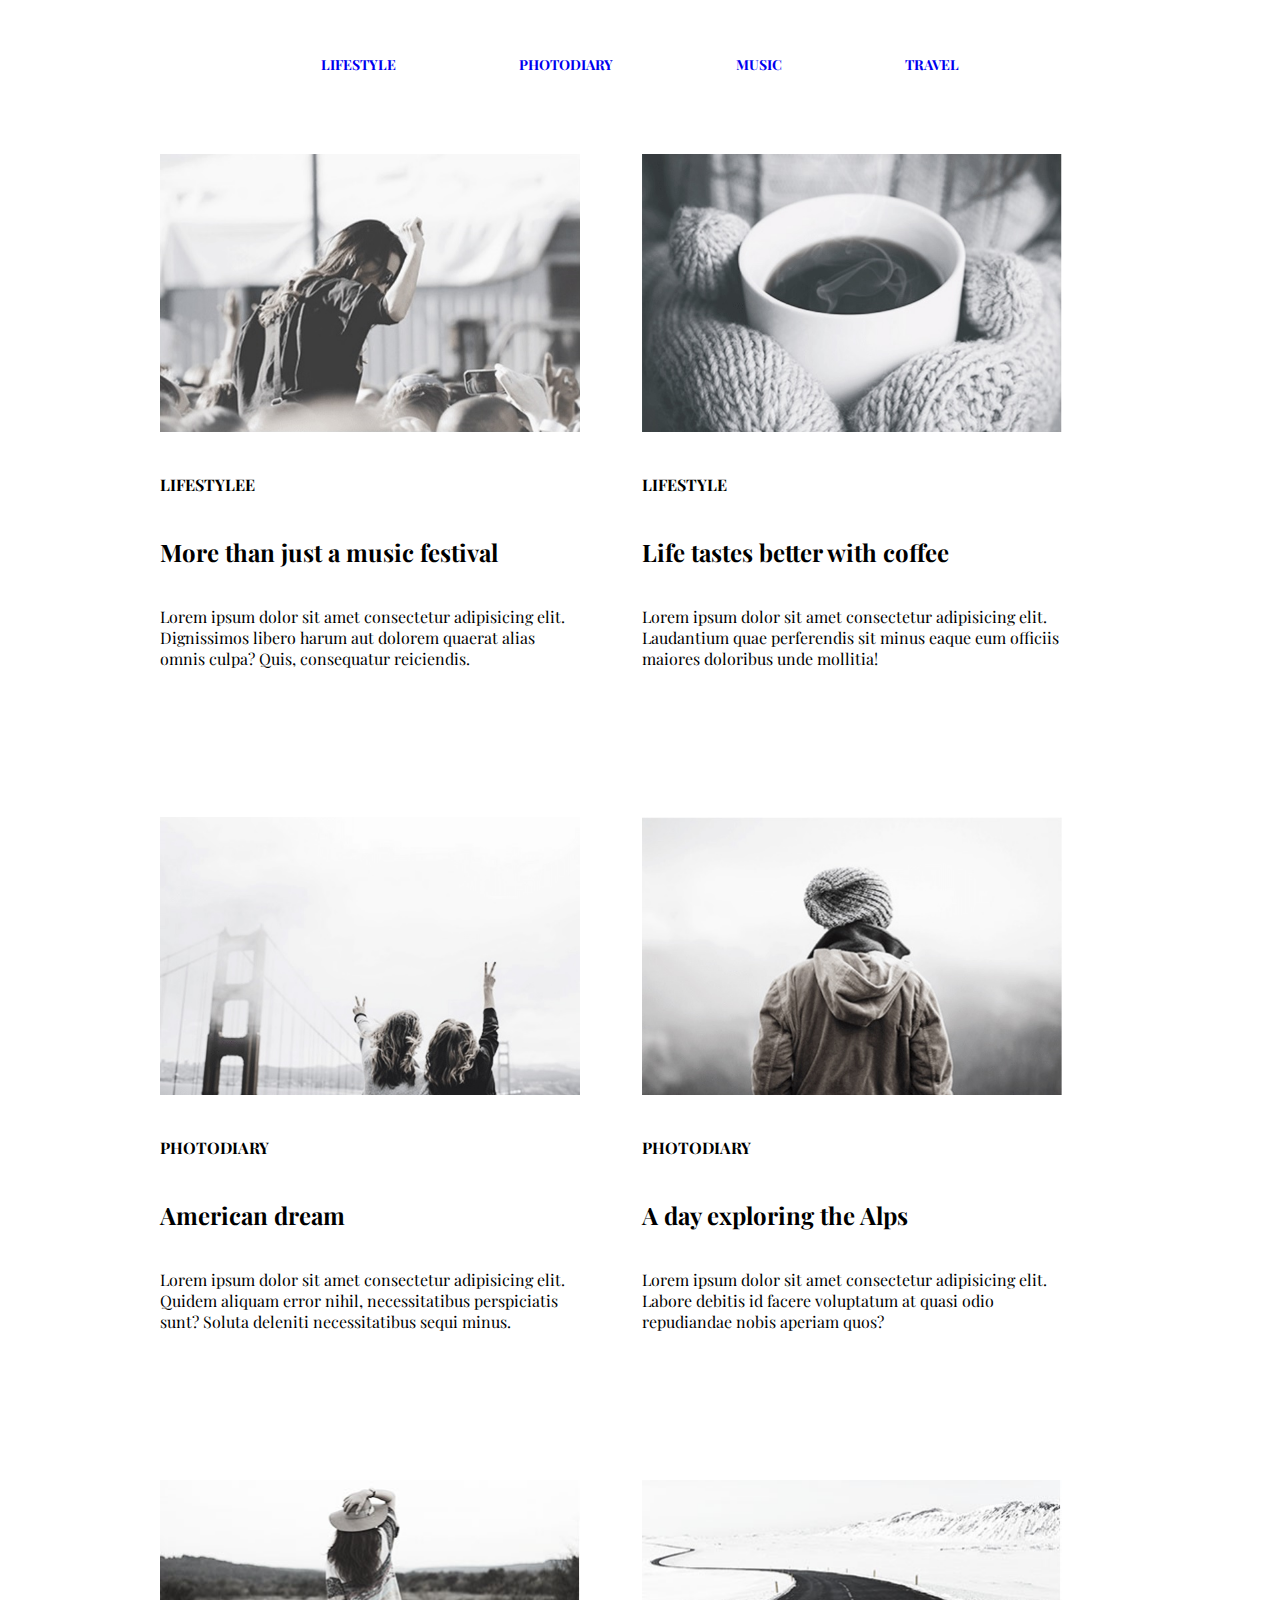
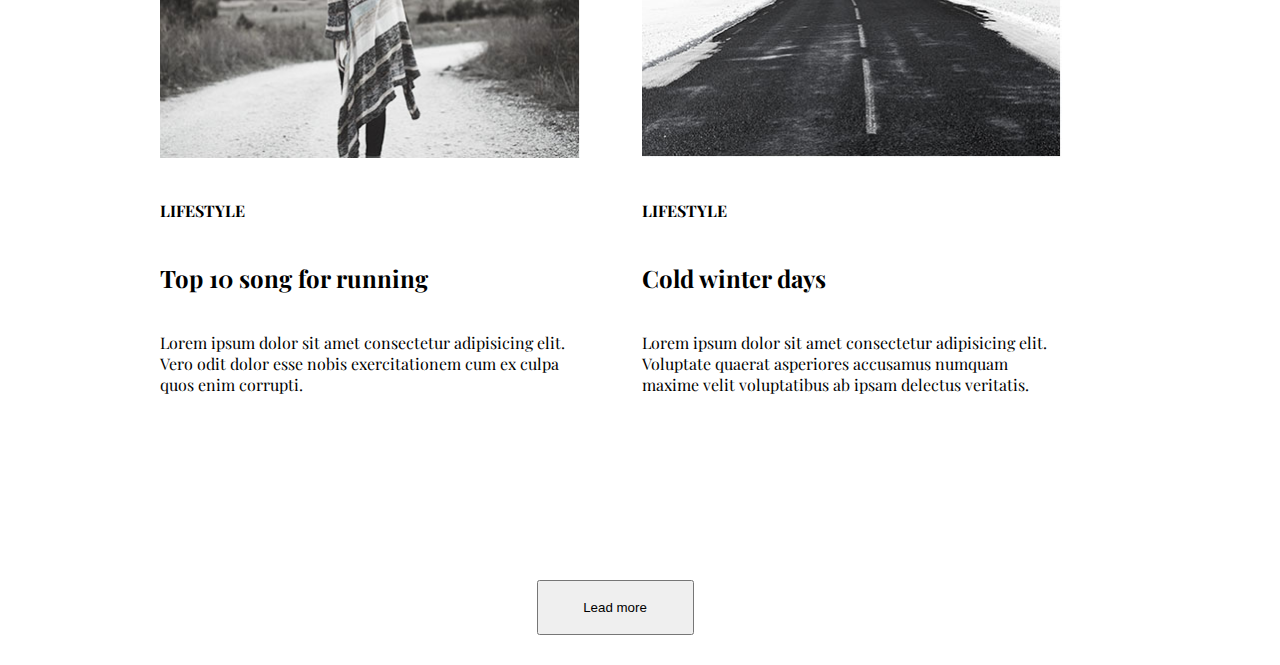
<file: module 3/index.html>
<!DOCTYPE html>
<html lang="en">
 <head>
   <meta charset="UTF-8" />
   <meta name="viewport" content="width=u, initial-scale=1.0" />
   <meta http-equiv="X-UA-Compatible" content="ie=edge" />
   <link href="https://fonts.googleapis.com/css?family=Playfair+Display|Slabo+27px" rel="stylesheet">
   <link rel="stylesheet" href="css/style.css" />
   <title>Document</title>
 </head>
 <body>
   <header>
     <nav>
        <ul>
            <li>
                 <a href="#">Lifestyle</a>
            </li>
            <li>
                <a href="#">Photodiary</a>
            </li>
            <li>
                <a href="#">Music</a>
            </li>
            <li>
                <a href="#">Travel</a>
            </li>
        </ul>
     </nav>
   </header>
   <div class="wrapper">
       <div class="card">
           <img src="images/lifestyle1.jpg" alt="lifestyle" width="420" height="278" />
           <h4>LifestyleE</h4>
           <h2>More than just a music festival</h2>
           <p>Lorem ipsum dolor sit amet consectetur adipisicing elit. Dignissimos libero harum aut dolorem quaerat alias omnis culpa? Quis, consequatur reiciendis.</p>
        </div>
        <div class="card">
            <img src="images/lifestyle2.jpg" alt="photodiary" width="420" height="278" />
            <h4>Lifestyle</h4>
            <h2>Life tastes better with coffee</h2>
            <p>Lorem ipsum dolor sit amet consectetur adipisicing elit. Laudantium quae perferendis sit minus eaque eum officiis maiores doloribus unde mollitia!</p>
        </div>
        <div class="card">
            <img src="images/photodiary1.jpg" alt="photodiary" width="420" height="278" />
            <h4>Photodiary</h4>
            <h2>American dream</h2>
            <p>Lorem ipsum dolor sit amet consectetur adipisicing elit. Quidem aliquam error nihil, necessitatibus perspiciatis sunt? Soluta deleniti necessitatibus sequi minus.</p>
        </div>
        <div class="card">
            <img src="images/photodiary2.jpg" alt="photodiary" width="420" height="278"/>
            <h4>Photodiary</h4>
            <h2>A day exploring the Alps</h2>
            <p>Lorem ipsum dolor sit amet consectetur adipisicing elit. Labore debitis id facere voluptatum at quasi odio repudiandae nobis aperiam quos?</p>
        </div>
        <div class="card">
            <img src="images/05.jpg" alt="photodiary" width="420" height="278"/>
            <h4>Lifestyle</h4>
            <h2>Top 10 song for running</h2>
            <p>Lorem ipsum dolor sit amet consectetur adipisicing elit. Vero odit dolor esse nobis exercitationem cum ex culpa quos enim corrupti.</p>
        </div>
        <div class="card">
            <img src="images/06.jpg" alt="photodiary" width="420" height="278" />
            <h4>Lifestyle</h4>
            <h2>Cold winter days</h2>
            <p>Lorem ipsum dolor sit amet consectetur adipisicing elit. Voluptate quaerat asperiores accusamus numquam maxime velit voluptatibus ab ipsam delectus veritatis.</p>
        </div>
   </div>
   <footer>
     <button>Lead more</button>
   </footer>
 </body>
</html>
</file>
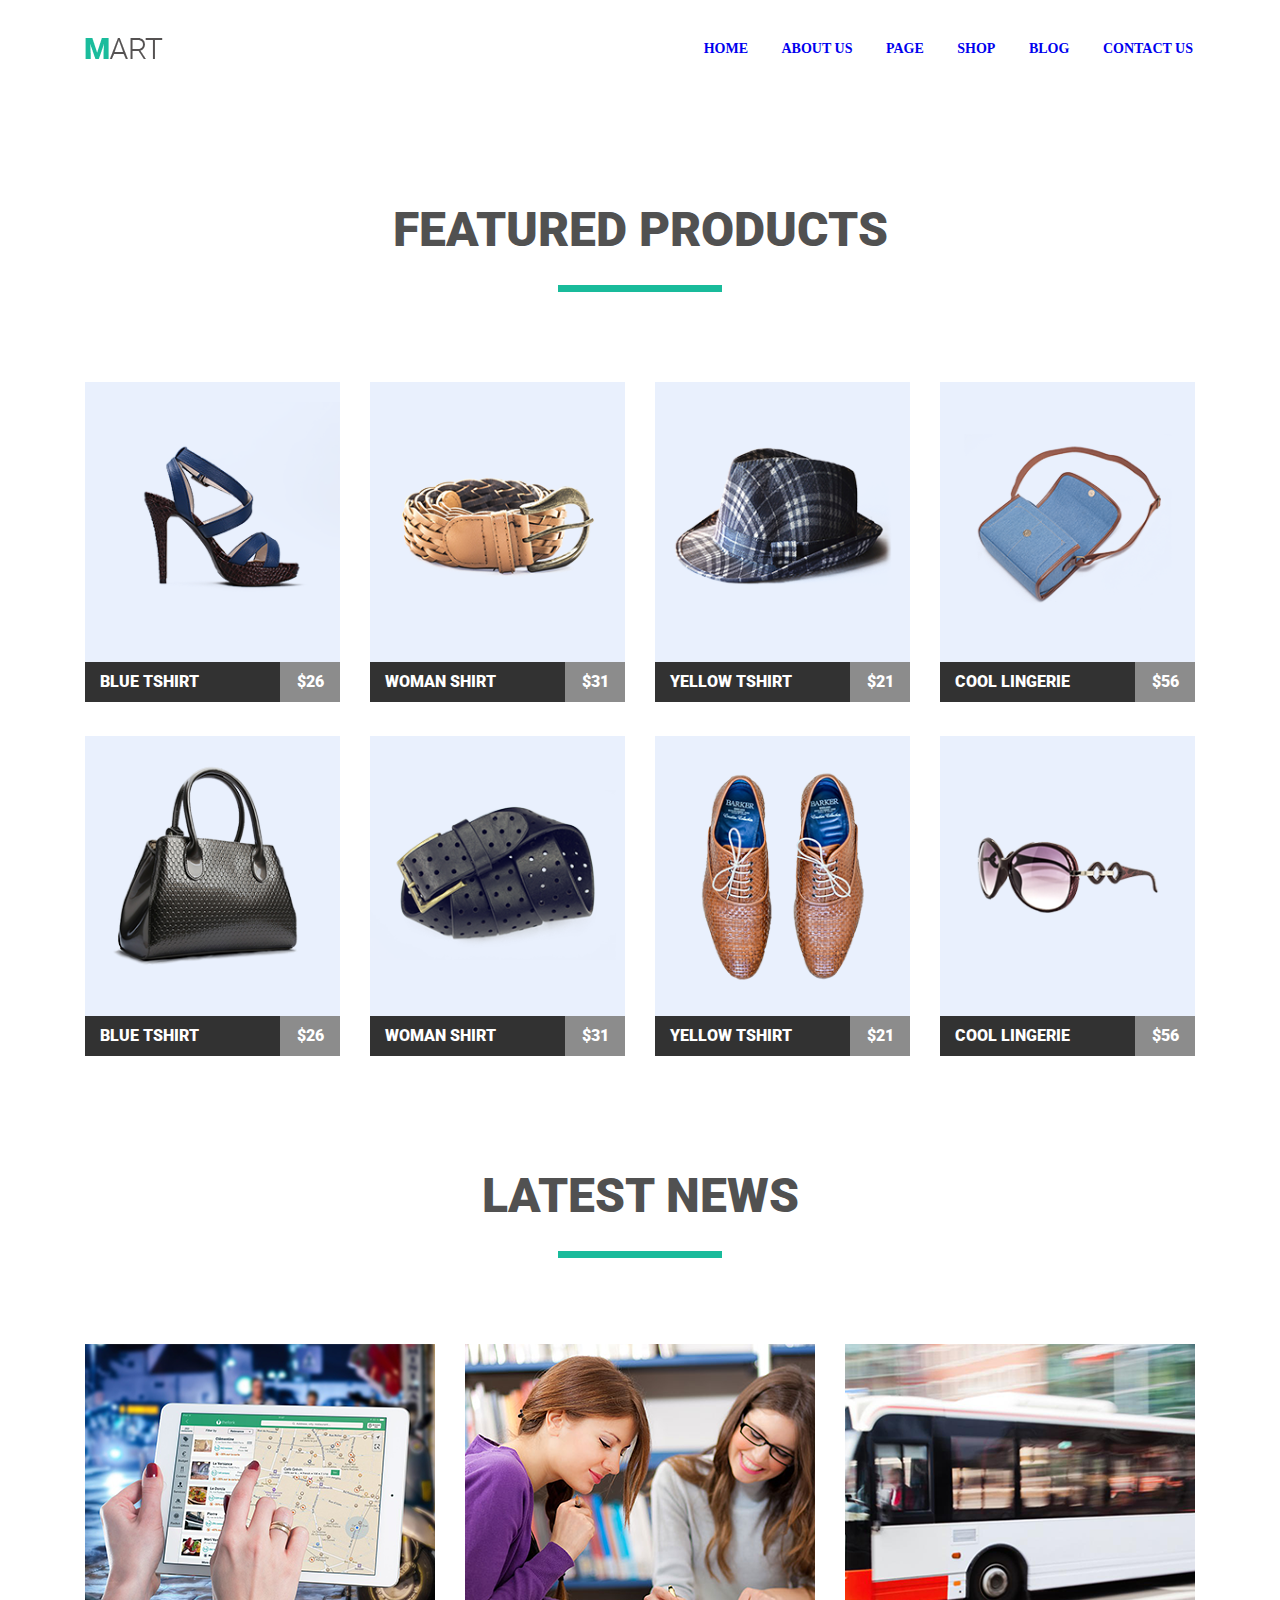
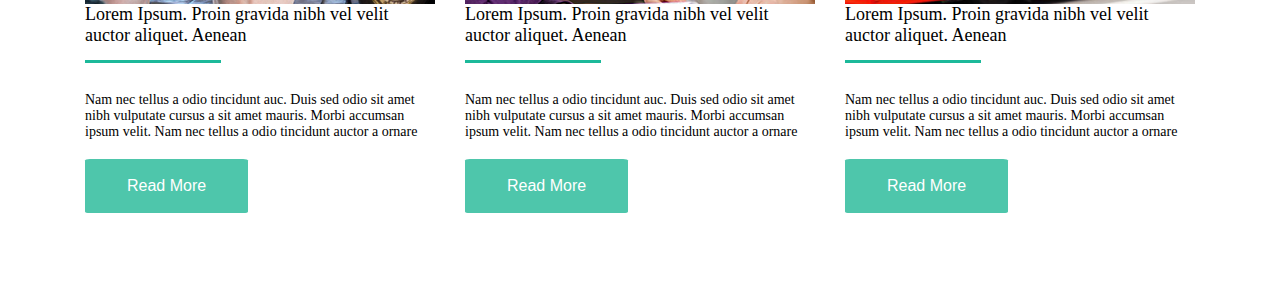
<file: module 4основная/index.html>
<!DOCTYPE html>
<html lang="en">
 <head>
   <meta charset="UTF-8" />
   <link rel="stylesheet" href="css/style.css" type="text/css" />
   <link href="https://fonts.googleapis.com/css?family=Open+Sans:400,600,700%7CRoboto:300,900" rel="stylesheet">
   <title>Document</title>
 </head>
<body>
    <header class="page-header container clearfix">
        <nav class="page-nav">
            <a href="#" class="site-logo">
                <img src="/images/mart.png" width="78" height="21" alt="mart"> 
            </a>
        <ul class="site-navigation clearfix">
           <li><a href="#">home</a></li>
           <li><a href="#">about us</a></li>
           <li><a href="#">page</a></li>
           <li><a href="#">shop</a></li>
           <li><a href="#">blog</a></li>
           <li><a href="#">contact us</a></li>
        </ul>
        </nav>
    </header>
   
   <main class="container clearfix"> 
      <section class="product">
        <div class="title">
          <h1>featured products</h1>
        </div>
        <div class="product-list clearfix">
          <div class="product-list-item">
            <div class="photo"><img class="photo-size" src="images/product1.png" alt="blue tshirt" ></div>
            <div class="name">blue tshirt</div>
            <div class="price">26</div>
          </div>
          <div class="product-list-item">
              <div class="photo"><img class="photo-size" src="images/product2.png" alt="woman shirt"></div>
              <div class="name">woman shirt</div>
              <div class="price">31</div>
          </div>
          <div class="product-list-item">
              <div class="photo"><img class="photo-size" src="images/product3.png" alt="yellow tshirt"></div>
              <div class="name">yellow tshirt</div>
              <div class="price">21</div>
          </div>
          <div class="product-list-item">
              <div class="photo"><img class="photo-size" src="images/product4.png" alt="cool lingerie"></div>
              <div class="name ">cool lingerie</div>
              <div class="price">56</div>
          </div>
          <div class="product-list-item">
              <div class="photo"><img class="photo-size" src="images/product5.png" alt="blue tshirt"></div>
              <div class="name">blue tshirt</div>
              <div class="price">26</div>
          </div>
          <div class="product-list-item">
              <div class="photo"><img class="photo-size" src="images/product6.png" alt="woman shirt"></div>
              <div class="name">woman shirt</div>
              <div class="price">31</div>
          </div>
          <div class="product-list-item">
              <div class="photo"><img class="photo-size" src="images/product7.png" alt="yellow tshirt"></div>
              <div class="name">yellow tshirt</div>
              <div class="price">21</div>
          </div>
          <div class="product-list-item">
              <div class="photo"><img class="photo-size" src="images/product8.png" alt="cool lingerie"></div>
              <div class="name">cool lingerie</div>
              <div class="price">56</div>
          </div>
        </div>
      </section>
      
      <section title="news">  
          <div class="title2">
          <h2>Latest news</h2></div>
        <div class="product-news">
          <div class="product-list-news">
            <div class="pictures"><img class="photo-size" src="images/news1.png" alt="Lorem Ipsum. Proin gravida nibh vel velit auctor aliquet. Aenean "></div>
            <div class="names">Lorem Ipsum. Proin gravida nibh vel velit auctor aliquet. Aenean</div>
            <p>Nam nec tellus a odio tincidunt auc. Duis sed odio sit amet nibh vulputate cursus a sit amet mauris. Morbi accumsan ipsum velit. Nam nec tellus a odio tincidunt auctor a ornare </p>
            <button class="ReadMore">Read More</button>
          </div>
          <div class="product-list-news">
              <div class="pictures"><img class="photo-size" src="images/news2.png" alt="Lorem Ipsum. Proin gravida nibh vel velit auctor aliquet. Aenean "></div>
              <div class="names">Lorem Ipsum. Proin gravida nibh vel velit auctor aliquet. Aenean</div>
              <p>Nam nec tellus a odio tincidunt auc. Duis sed odio sit amet nibh vulputate cursus a sit amet mauris. Morbi accumsan ipsum velit. Nam nec tellus a odio tincidunt auctor a ornare </p>
              <button class="ReadMore">Read More</button>
            </div>
          <div class="product-list-news">
              <div class="pictures"><img class="photo-size" src="images/news3.png" alt="Lorem Ipsum. Proin gravida nibh vel velit auctor aliquet. Aenean "></div>
              <div class="names">Lorem Ipsum. Proin gravida nibh vel velit auctor aliquet. Aenean</div>
              <p>Nam nec tellus a odio tincidunt auc. Duis sed odio sit amet nibh vulputate cursus a sit amet mauris. Morbi accumsan ipsum velit. Nam nec tellus a odio tincidunt auctor a ornare </p>
              <button class="ReadMore">Read More</button>
            </div>
        </div>
      </section>
   </main>
 </body>
</html>
</file>
<file: module 3/css/style.css>
* {
    margin: 0;
    padding: 0;
}
body {
    background-color: rgb(255, 255, 255);
    text-align: center;  
    width: device-width; 
    user-zoom: fixed;
}
.card {
    display: inline-block;
    width: 420px;
    margin-right: 58px;
    font-family: 'Playfair Display', serif;
    text-align: left;
    vertical-align: middle; 
    font-size: 16px;
}
header {
    margin: 0 auto;
    width: 900px;
    height: 99px;
    text-align: center;
    margin-left: auto;
    margin-right: auto;
    display: inline-block;
}
.wrapper {
    width: 960px;
    margin: 0 auto;
    padding: 55px;
}
nav li {
    display: inline;
    margin-right: 60px;
    margin-left: 60px;
    text-align: left;
    list-style: none;
}
nav {
text-align: center;
text-transform: none;
 font-family: "Playfair Display", serif;
 font-size: 14px;
 text-transform: uppercase;
 margin-bottom: 103px;
 margin-top: 55px;
 font-weight: bold;
}
li a {
    text-decoration: none;
    text-transform: uppercase;
}
p {
    margin-top: 38px;
    margin-bottom: 148px;
    font-style: 14px;
}
h3 {
    line-height: 20px;
}
h4 {
    text-transform: uppercase;
    line-height: 36px;
}
h4 {
    margin-top: 31px;
    margin-bottom: 33px;
}
button {
    width: 157px;
    height: 55px;
    margin: 140px;
    margin-bottom: 30px;
    margin-left: 90px;
    align-content: center;
    margin-top: -50px;
 }
 
a:hover {
    color: #1cb99a;
}
</file>
<file: module 4основная/css/style.css>
* {
  margin: 0;
  padding: 0;
  box-sizing: border-box;
}
.container {
  width: 1110px;
  margin: 0 auto;
}
.clearfix::after {
  display: table;
  content: "";
  clear: both;
}
/* html{
  box-sizing: border-box;
} */

*::after
*::before {
  box-sizing: inherit;
}



.page-header{
  margin-bottom: 105px;
  }
  
  
  .site-navigation{
   margin: 0;
   padding: 0;
   list-style: none;
   font-size: 14px;
   display: inline-block;
   width: 1026px;
   text-align: right;
   vertical-align: middle;
   
   
  }
  
  
  .site-navigation li{
   display: inline-block;
   margin-right: 30px;
  }
  .site-navigation li:last-child{
   margin-right: 0;
  }
  
  .site-navigation a{
   text-decoration: none;
   text-transform: uppercase;
   font-weight: 700;
   line-height: 16px;
   display: block;
  }
  
  .site-logo{
   display:inline-block;
   vertical-align: middle;
  }
  
  .site-navigation a:hover,
  .site-navigation a:focus{
     color: rgb(26, 188, 156);
  }
  .page-nav{
   padding: 38px 0;
  }




img{
  display:block;
  max-width: 100%;
  height: auto;
}
   


.page-header{
  margin-bottom: 104px;
}
h1{
  font-size: 48px;
  font-family: 'Roboto', sans-serif;
  font-weight: 900;
  text-transform: uppercase;
  color: rgb(81, 81, 81);
  text-align: center;
  margin-bottom: 27px;
  text-transform: uppercase;
}
.title::after {
  margin: 0 auto;
  display: block;
  content: "";
  width: 164px;
  height: 7px;
  background-color: #19bb9b;
  margin-bottom: 90px;
}

.product-list-item{
  width: 255px;
  height: 320px;
  display: inline-block;
  margin-right: 26px;
  margin-bottom: 30px;
  text-transform: uppercase;
  color: rgb(255, 255, 255);
  background-size: contain;
  /* float: left; */
}
.product-list-item:hover .name {
  background: #1abc9c;
}
.product-list-item:hover .price {
  background: #7fd9c7;
}

.product-list-item:nth-child(4n) {
  margin-right: 0;
}.product-list-item:nth-last-child(-n+4) {
  margin-bottom: 0;
}

  
.photo{
  width: 255px;
  height: 280px;
  background: rgb(233, 240, 253);
}
   .photo-size{
    width: 100%;
    height: 100%;
    object-fit: cover;
   }
   
.name {
  height: 40px;
  width: 195px;
  background: rgb(50, 50, 50);
  float: left;
  padding-left: 15px;
  line-height: 40px;
  font-family: 'Roboto', sans-serif;
  font-weight: 900;
  float: left;
}
.price {
  width: 60px;
  height: 40px;
  background: rgb(140, 140, 140);
  float: left;
  text-align: center;
  line-height: 40px;
  font-family: 'Roboto', sans-serif;
  font-weight: 900;
  float: left;
   }
.price::before {
  content: "$";
}
.pictures {
  height: 260px;
}

p {
    margin-top: 38px;
    /* margin-bottom: 148px; */
    font-style: 14px;
}
.product-news {
  width: 1110px;
  height: 540px;
  display: block;
  margin-right: 30px;
  float: left;
  display: inline-block;
}
h2{
  font-size: 48px;
  font-family: 'Roboto', sans-serif;
  font-weight: 900;
  text-transform: uppercase;
  color: rgb(81, 81, 81);
  text-align: center;
  margin-bottom: 27px;
  text-transform: uppercase;
}
.title2 {
  width: 1110px;
  height: 177px;
  margin-top: 107px;
}
.title2::after {
  margin: 0 auto;
  display: block;
  content: "";
  width: 164px;
  height: 7px;
  background-color: #19bb9b;
  margin-bottom: 90px;
}
.names {
  font-size: 18px;
}
p {
  font-size: 14px;
  margin-top: 29px;
}
.product-list-news {
  display: inline-block;
  /* margin-top: 80px; */
  margin-right: 30px;
  width: 350px;
  height: 261px;
  float: left;
}
.product-list-news:last-child {
  margin-right: 0;
  /* width: 0 auto; */
}
.ReadMore {
  margin: 0;
  border: none;
  padding: 14px 42px;
  background-color: rgb(78, 198, 171);
  font-size: 16px;
  line-height: 26px;
  display: block;
  border-radius: 3%;
  color: white;
  margin-top: 19px;
}

.names::after {
  content: " ";
  display: block;
  width: 135.80px;
  height: 3.40px;
  background-color: #1cb99a;
  margin: 0;
  margin-top: 14px;
}
a:hover {
  color: #1cb99a;
}



/* .ReadMore {
    width: 160px;
    height: 51.33px;
    background-color: rgb(78, 198, 171);
    font-size: 16px;
    margin-top: 19px;
} */
/* button {
  width: 157px;
  height: 55px;
  margin-left: 90px;
  align-content: center;
  margin-top: -50px;
  color:  white;
  border-radius: 3%;
  border: none;
} */
</file>
